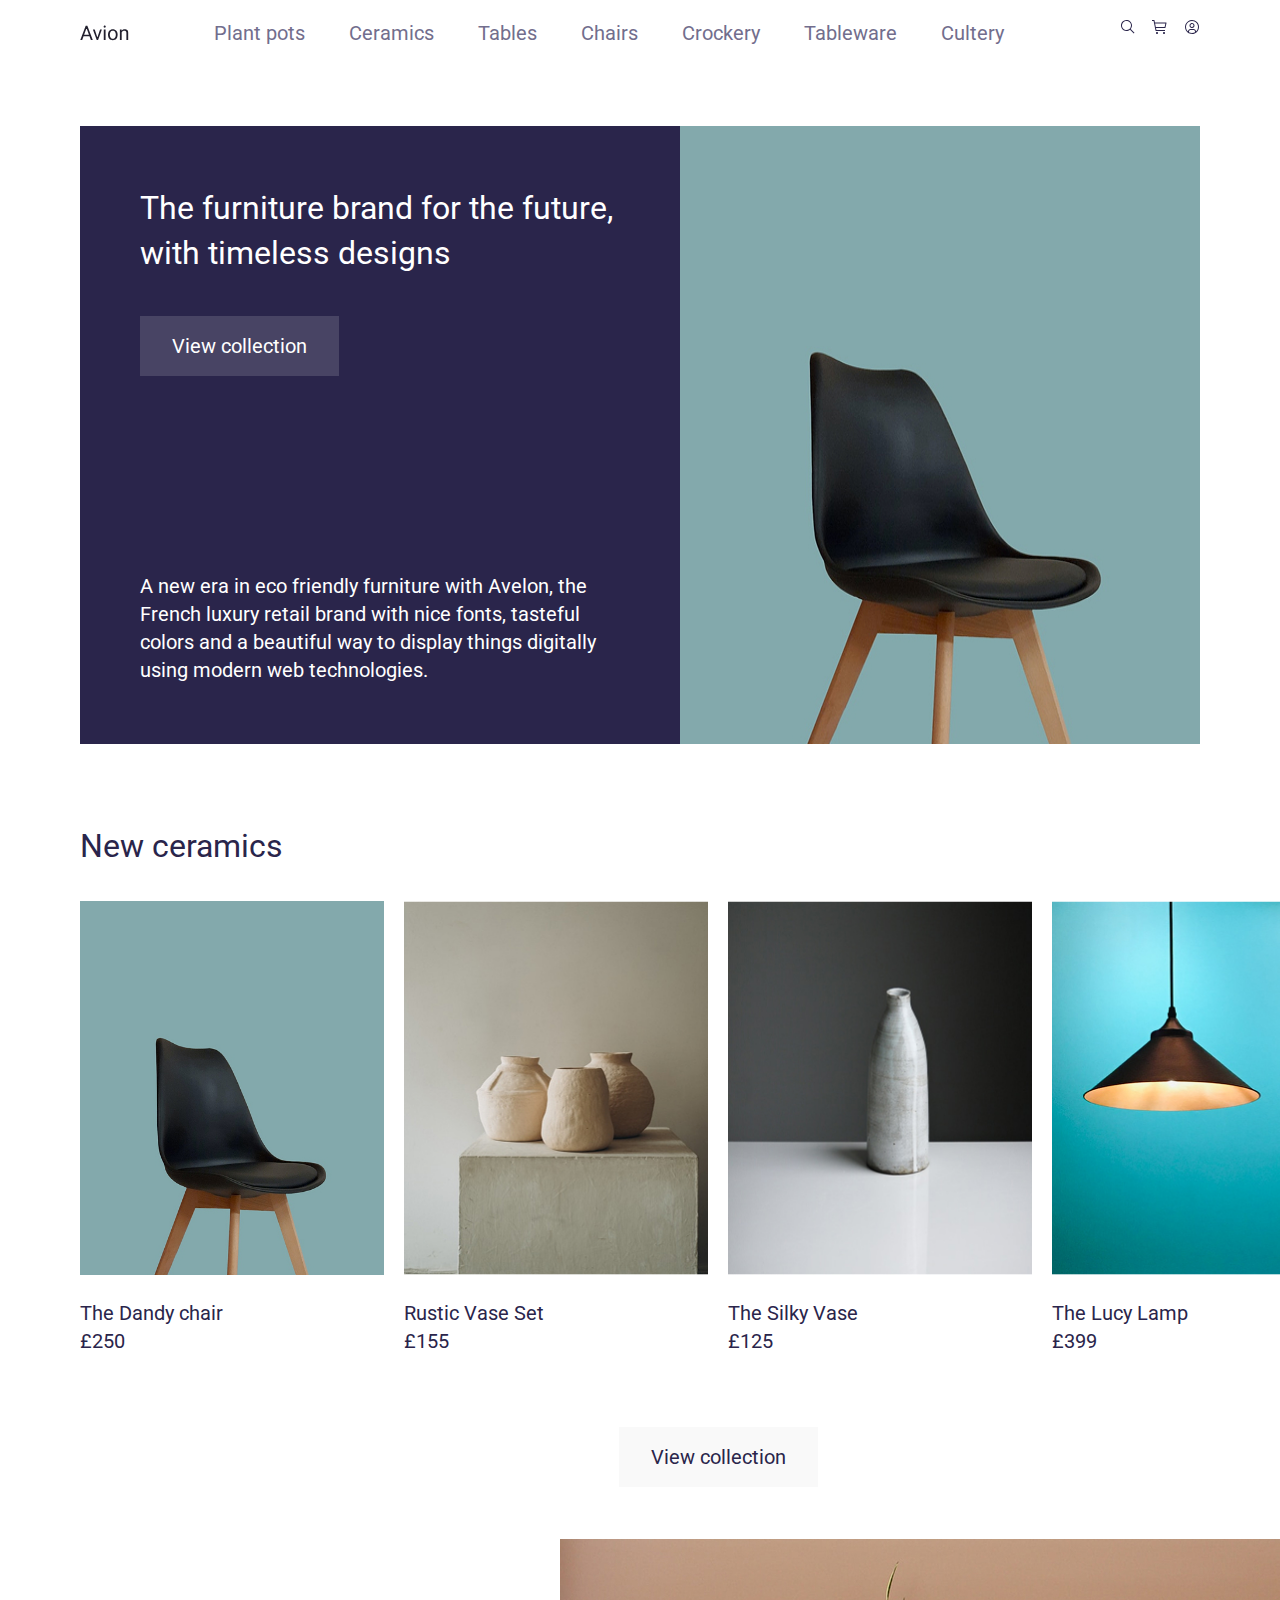
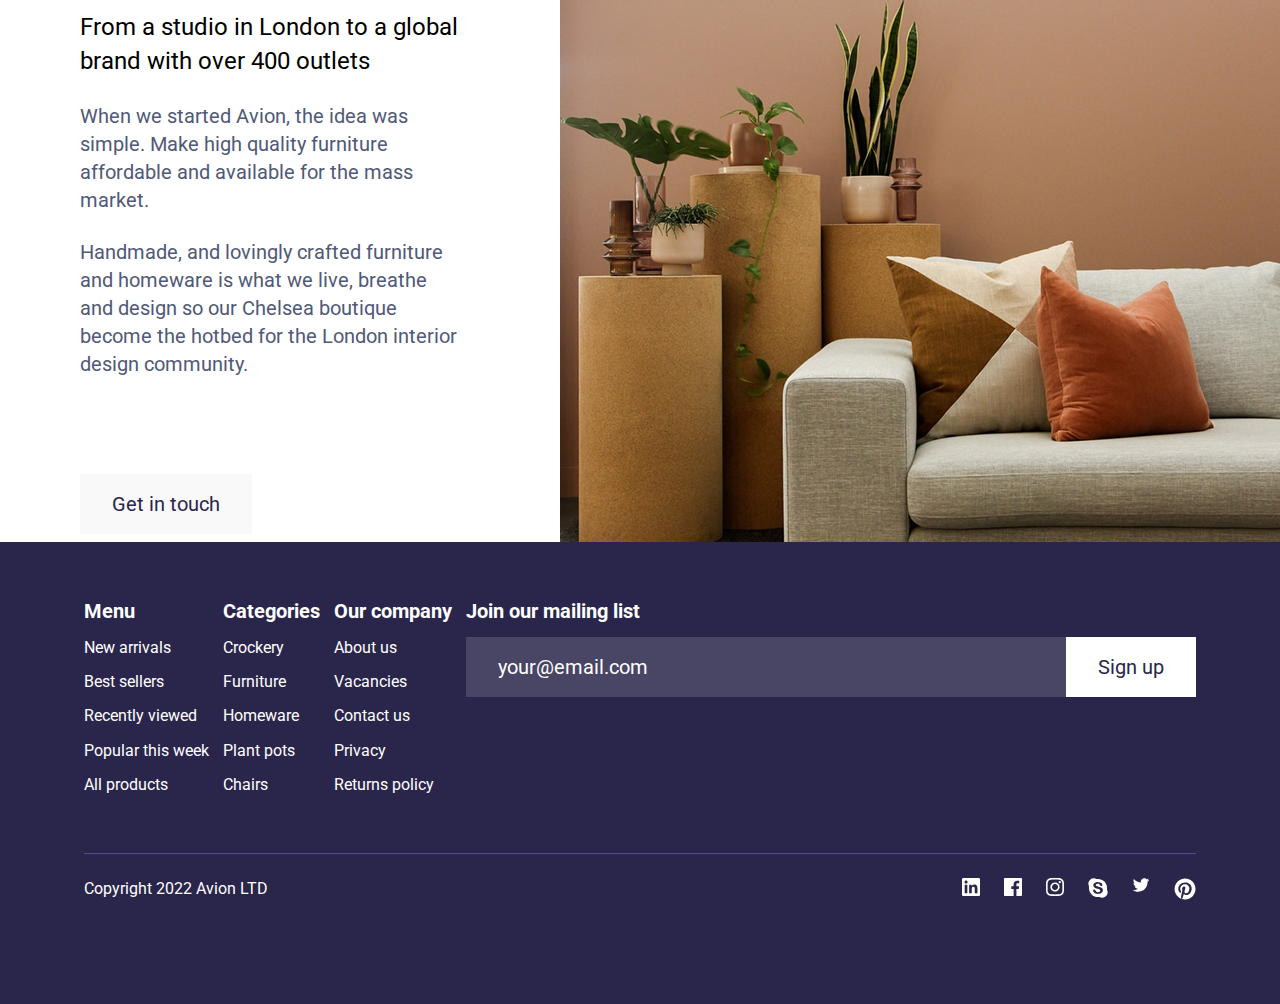
<file: index.html>
<!DOCTYPE html>
<html lang="en">
<head>
    <meta charset="UTF-8">
    <meta name="viewport" content="width=device-width, initial-scale=1.0">
    <link href="styles/styles.css" rel="stylesheet" type="text/css" />
    <link href="styles/normalize.css" rel="stylesheet" type="text/css"/>
    <link href="styles/media.css" rel="stylesheet" type="text/css">
    <title>Avion</title>
</head>
<body>
    <header>
        <img src="images/avion.svg" alt="Avion">
        <nav>
            <ul>
                <li><a href="index.html" class="nav-link">Plant pots</a></li>
                <li><a href="index.html" class="nav-link">Ceramics</a></li>
                <li><a href="index.html" class="nav-link">Tables</a></li>
                <li><a href="index.html" class="nav-link">Chairs</a></li>
                <li><a href="index.html" class="nav-link">Crockery</a></li>
                <li><a href="index.html" class="nav-link">Tableware</a></li>
                <li><a href="index.html" class="nav-link">Cultery</a></li>
            </ul>
        </nav>
        <div class="menu-icons">
            <a href="index.html"><img src="images/icons/search.svg" alt="search"></a>
            <a href="index.html"><img src="images/icons/shopping.svg" alt="shopping"></a>
            <a href="index.html"><img src="images/icons/avatar.svg" alt="avatar"></a>
            <div class="menu">
                <a href="index.html">
                    <img src="images/icons/menu-mobile.svg" alt="menu-mobile">
                </a>
                    <ul class="dropdown-menu">
                        <li><a href="index.html" class="nav-link">Plant pots</a></li>
                        <li><a href="index.html" class="nav-link">Ceramics</a></li>
                        <li><a href="index.html" class="nav-link">Tables</a></li>
                        <li><a href="index.html" class="nav-link">Chairs</a></li>
                        <li><a href="index.html" class="nav-link">Crockery</a></li>
                        <li><a href="index.html" class="nav-link">Tableware</a></li>
                        <li><a href="index.html" class="nav-link">Cultery</a></li>
                    </ul>
            </div>
        </div>
    </header>

    <main>
        <div class="about-brand wrap">
            <div class="about-brand-information">
                <h4 class="main-text-about-brand">The furniture brand for the future, with timeless designs</h4>
                <button class="button-viewcollection">View collection</button>
                <p class="text-about-brand">A new era in eco friendly furniture with Avelon, the French luxury retail brand with nice fonts, tasteful colors and a beautiful way to display things digitally using modern web technologies.</p>
            </div>
            <img src="images/chair.jpg" alt="chair" class="chair-background">
        </div>
    
        <section class="ceramics wrap">
            <h3 class="title-ceramics">New ceramics</h3>
            <div class="list-of-items">
                <article class="item" id="chair">
                    <img src="images/chair.jpg" alt="chair">
                    <div>
                        <a class="about-product" href="#">The Dandy chair</a>
                        <p>£250</p>
                    </div>
                </article>
                <article class="item" id="vaseset">
                    <img src="images/vaseset.jpg" alt="vase set">
                    <div>
                        <a class="about-product" href="#">Rustic Vase Set</a>
                        <p>£155</p>
                    </div>
                </article>
                <article class="item" id="vase">
                    <img src="images/vase.jpg" alt="vase">
                    <div>
                        <a class="about-product" href="#">The Silky Vase</a>
                        <p>£125</p>
                    </div>
                </article>
                <article class="item" id="lamp">
                    <img src="images/lamp.jpg" alt="lamp">
                    <div>
                        <a class="about-product" href="#">The Lucy Lamp</a>
                        <p>£399</p>
                    </div>
                </article>
            </div>
            <button class="button-viewcollection">View collection</button>
        </section>

        <div class="get-in-touch wrap">
            <div>
                <div class="get-in-touch-text">
                    <h5>From a studio in London to a global brand with over 400 outlets</h5>
                    <p>When we started Avion, the idea was simple. Make high quality furniture affordable and available for the mass market.</p>
                    <p>Handmade, and lovingly crafted furniture and homeware is what we live, breathe and design so our Chelsea boutique become the hotbed for the London interior design community.</p>
                </div>
                <button class="button-get-in-touch">Get in touch</button>
            </div>
            <img src="images/interior.jpg" alt="interior">
        </div>
    </main>

    <footer>
        <div class="footer-upper-block">
            <div id="menu">
                <h5 class="footer-title">Menu</h5>
                <ul>
                    <li><a href="#">New arrivals</a></li>
                    <li><a href="#">Best sellers</a></li>
                    <li><a href="#">Recently viewed</a></li>
                    <li><a href="#">Popular this week</a></li>
                    <li><a href="#">All products</a></li>
                </ul>
            </div>

            <div id="categories">
                <h5 class="footer-title">Categories</h5>
                <ul>
                    <li><a href="#">Crockery</a></li>
                    <li><a href="#">Furniture</a></li>
                    <li><a href="#">Homeware</a></li>
                    <li><a href="#">Plant pots</a></li>
                    <li><a href="#">Chairs</a></li>
                </ul>
            </div>

            <div id="our-company">
                <h5 class="footer-title">Our company</h5>
                <ul>
                    <li><a href="#">About us</a></li>
                    <li><a href="#">Vacancies</a></li>
                    <li><a href="#">Contact us</a></li>
                    <li><a href="#">Privacy</a></li>
                    <li><a href="#">Returns policy</a></li>
                </ul>
            </div>

        <form id="form-sign-up">
            <h5 class="footer-title">Join our mailing list</h5>
            <div class="signup-block">
                <input type="email" placeholder="your@email.com">
                <button type="button" class="button-signup">Sign up</button>
            </div>
        </form>
    </div>
        <div class="copyright-and-icons">
            <h6>Copyright 2022 Avion LTD</h6>
            <div class="icons">
                <a href="http://linkedin.com"><img src="images/icons/linkedin.svg" alt="linkedin"></a>
                <a href="http://facebook.com.vn/"><img src="images/icons/facebook.svg" alt="facebook"></a>
                <a href="http://instagram.com"><img src="images/icons/instagram.svg" alt="instagram"></a>
                <a href="https://www.skype.com/"><img src="images/icons/skype.svg" alt="skype"></a>
                <a href="http://twitter.com"><img src="images/icons/twitter.svg" alt="twitter"></a>
                <a href="https://ru.pinterest.com/"><img src="images/icons/pinterest.svg" alt="pinterest"></a>
            </div>
        </div>
    </footer>
</body>
</html>
</file>
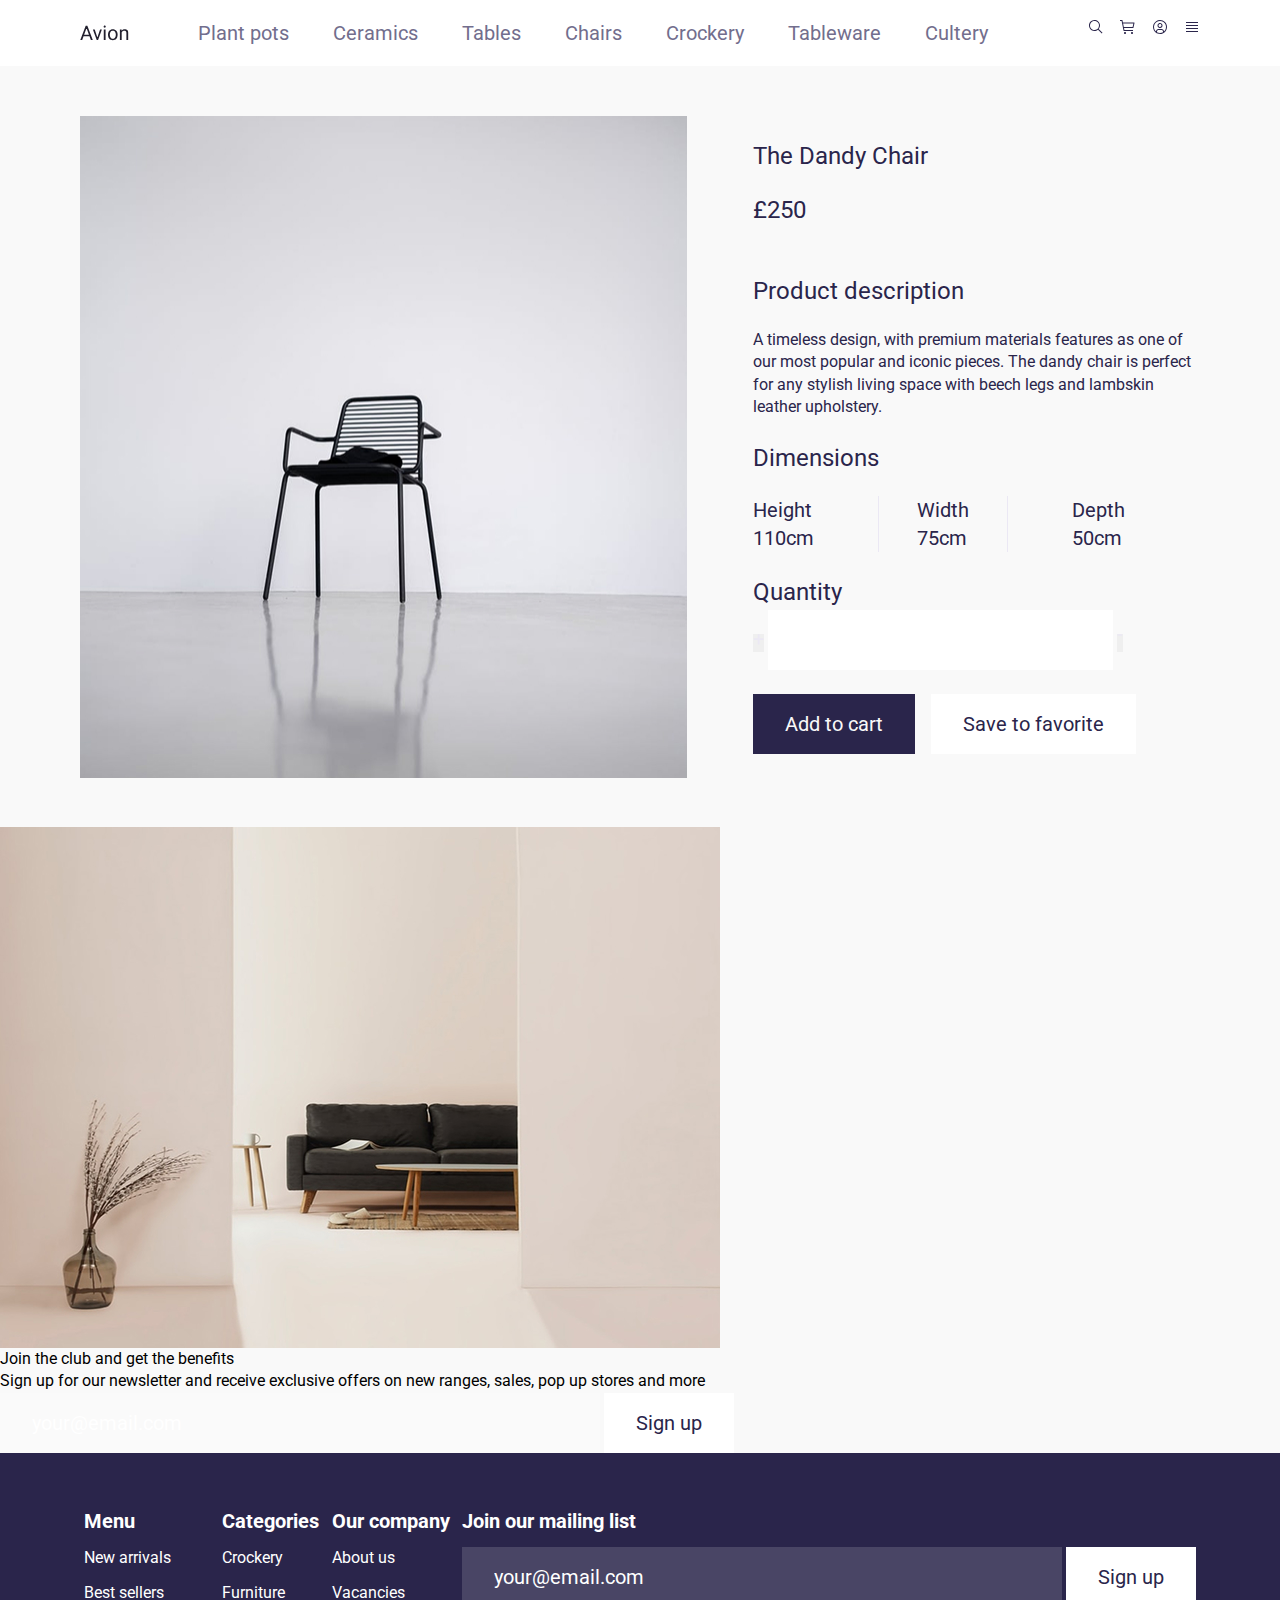
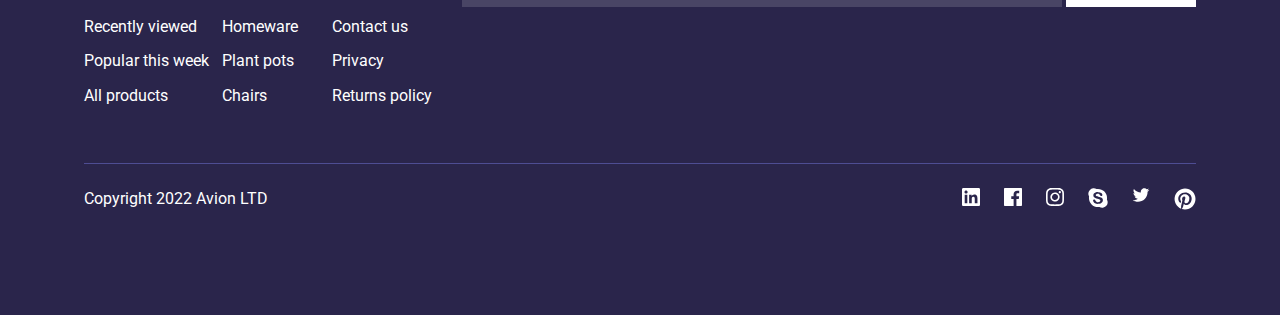
<file: index2.html>
<!DOCTYPE html>
<html lang="en">
<head>
    <meta charset="UTF-8">
    <meta name="viewport" content="width=device-width, initial-scale=1.0">
    <link href="styles/styles.css" rel="stylesheet" type="text/css" />
    <link href="styles/normalize.css" rel="stylesheet" type="text/css"/>
    <link href="styles/media.css" rel="stylesheet" type="text/css">
    <title>Avion Chair</title>
</head>
<body>
    <header>
        <img src="images/avion.svg" alt="Avion">
        <nav>
            <ul>
                <li><a href="index.html" class="nav-link">Plant pots</a></li>
                <li><a href="index.html" class="nav-link">Ceramics</a></li>
                <li><a href="index.html" class="nav-link">Tables</a></li>
                <li><a href="index.html" class="nav-link">Chairs</a></li>
                <li><a href="index.html" class="nav-link">Crockery</a></li>
                <li><a href="index.html" class="nav-link">Tableware</a></li>
                <li><a href="index.html" class="nav-link">Cultery</a></li>
            </ul>
        </nav>
        <div class="menu-icons">
            <a href="index.html"><img src="images/icons/search.svg" alt="search"></a>
            <a href="index.html"><img src="images/icons/shopping.svg" alt="shopping"></a>
            <a href="index.html"><img src="images/icons/avatar.svg" alt="avatar"></a>
            <button id="button-menu-mobile"><img src="images/icons/menu-mobile.svg" alt="menu-mobile"></button>
            <div class="menu">
                    <ul class="dropdown-menu">
                        <li><a href="index.html" class="nav-link">Plant pots</a></li>
                        <li><a href="index.html" class="nav-link">Ceramics</a></li>
                        <li><a href="index.html" class="nav-link">Tables</a></li>
                        <li><a href="index.html" class="nav-link">Chairs</a></li>
                        <li><a href="index.html" class="nav-link">Crockery</a></li>
                        <li><a href="index.html" class="nav-link">Tableware</a></li>
                        <li><a href="index.html" class="nav-link">Cultery</a></li>
                    </ul>
            </div>
        </div>
    </header>

    <main class="main-page-item wrap">
        <div class="main-item">
            <img src="images/another-chair.jpg" alt="chair">
            <div class="text-about-item">
                <div class="name-of-item">
                    <h1>The Dandy Chair</h1>
                    <h2>£250</h2>
                </div>
                <hr>

                <div class="description-of-product">
                    <h2>Product description</h2>
                    <p class="text-description">A timeless design, with premium materials features as one of our most popular and iconic pieces. The dandy chair is perfect for any stylish living space with beech legs and lambskin leather upholstery.</p>
                </div>

                <div class="dimensions">
                    <h2>Dimensions</h2>
                    <div class="dimensions-parametrs">
                        <div class="parametr">
                            <h3>Height</h3>
                            <h4>110cm</h4>
                        </div>
                        <hr>
                        <div class="parametr parametr-width">
                            <h3>Width</h3>
                            <h4>75cm</h4>
                        </div>
                        <hr>
                        <div class="parametr">
                            <h3>Depth</h3>
                            <h4>50cm</h4>
                        </div>
                    </div>
                </div>

                <div class="quantity">
                    <h2>Quantity</h2>
                    <div class="quantity-buttons-and-value">
                        <button type="submit" id="plus"><img src="images/icons/plus.svg" alt="+"></button>
                        <input class="quantity-value" type="text" id="quantity" placeholder="1">
                        <button type="button" id="minus"><img src="images/icons/minus.svg" alt="-"></button>
                    </div>
                </div>

                <div class="item-buttons">
                    <button class="add-to-cart-button">Add to cart</button>
                    <button class="favorite-button">Save to favorite</button>
                </div>
            </div>
        </div>

        <div class="club-page-item wrap">
            <img src="images/couchbg.jpg" alt="couch" class="couch-bg">
            <div class="club-page-item-content">
                <div class="club-text">
                    <h3 class="club-main-text">Join the club and get the benefits</h3>
                    <p class="club-text-information">Sign up for our newsletter and receive exclusive offers on new ranges, sales, pop up stores and more</p>
                </div>
                <div class="signup-block">
                    <div class="signup">
                        <input class="signup-input" type="email" placeholder="your@email.com">
                        <button type="submit" class="button-signup">Sign up</button>
                    </div>
                    <p class="text-input"></p>
                </div>
            </div>
        </div>
    </main>

    <footer>
        <div class="footer-upper-block">
            <div id="menu">
                <h5 class="footer-title">Menu</h5>
                <ul>
                    <li><a href="index.html">New arrivals</a></li>
                    <li><a href="index.html">Best sellers</a></li>
                    <li><a href="index.html">Recently viewed</a></li>
                    <li><a href="index.html">Popular this week</a></li>
                    <li><a href="index.html">All products</a></li>
                </ul>
            </div>

            <div id="categories">
                <h5 class="footer-title">Categories</h5>
                <ul>
                    <li><a href="index.html">Crockery</a></li>
                    <li><a href="index.html">Furniture</a></li>
                    <li><a href="index.html">Homeware</a></li>
                    <li><a href="index.html">Plant pots</a></li>
                    <li><a href="index.html">Chairs</a></li>
                </ul>
            </div>

            <div id="our-company">
                <h5 class="footer-title">Our company</h5>
                <ul>
                    <li><a href="index.html">About us</a></li>
                    <li><a href="index.html">Vacancies</a></li>
                    <li><a href="index.html">Contact us</a></li>
                    <li><a href="index.html">Privacy</a></li>
                    <li><a href="index.html">Returns policy</a></li>
                </ul>
            </div>

        <form id="form-sign-up">
            <h5 class="footer-title">Join our mailing list</h5>
            <div class="signup-block">
                <div class="signup">
                    <input class="signup-input" type="email" placeholder="your@email.com">
                    <button type="submit" class="button-signup">Sign up</button>
                </div>
                <p class="text-input"></p>
            </div>
        </form>
    </div>
        <div class="copyright-and-icons">
            <h6>Copyright 2022 Avion LTD</h6>
            <div class="icons">
                <a href="http://linkedin.com"><img src="images/icons/linkedin.svg" alt="linkedin"></a>
                <a href="http://facebook.com.vn/"><img src="images/icons/facebook.svg" alt="facebook"></a>
                <a href="http://instagram.com"><img src="images/icons/instagram.svg" alt="instagram"></a>
                <a href="https://www.skype.com/"><img src="images/icons/skype.svg" alt="skype"></a>
                <a href="http://twitter.com"><img src="images/icons/twitter.svg" alt="twitter"></a>
                <a href="https://ru.pinterest.com/"><img src="images/icons/pinterest.svg" alt="pinterest"></a>
            </div>
        </div>
    </footer>
</body>
</html>
</file>
<file: styles/styles.css>
main{
    font-weight: 400;
}

.wrap{
    padding-right: calc(50% - 720px);
    padding-left: calc(50% - 720px);
}

header{
    margin-inline: 5rem;
    display: flex;
    justify-content: space-between;
    padding-block: 1.2rem;
}

nav ul{
    color: #726E8D;
    display: flex;
    gap: 2.75rem
}

.nav-link{
    color: #726E8D;
    font-size: 1.25rem;
}

.menu{
    display: none;
}
.about-brand{
    display: flex;
    margin-block: 3.75rem;
    margin-inline: 5rem;
}

.about-brand-information{
    background-color: #2A254B;
    padding: 3.75rem;
    color: white;
}

.button-viewcollection{
    background-color: #F9F9F926;
    margin-top: 2.5rem;
    color: white;
    padding-inline: 2rem;
    padding-block: 1rem;
    font-size: 1.25rem;
    transition: all ease .3s;
}

.button-viewcollection:hover{
    background-color: #F9F9F94D;
}

.main-text-about-brand{
    font-size: 2rem;
    max-width: 32rem;
}

.text-about-brand{
    font-size: 1.25rem;
    margin-top: 12.25rem;
    line-height: 1.4;
}

.menu-icons{
    display: flex;
    gap: 1rem;
    height: 1rem;
    margin-left: 2rem
}

.ceramics{
    margin-block: 5rem 3.25rem;
    color: #2A254B;
    display: grid;
    margin-inline: 5rem;
}

.ceramics .button-viewcollection{
    color:#2A254B;
    background-color: #F9F9F9;
    width: fit-content;
    justify-self: center;
    transition: .3s;
}
.ceramics .button-viewcollection:hover{
    background-color: #EBE8F4;
}
.title-ceramics{
    font-size: 2rem;  
}

.list-of-items{
    display: grid;
    grid-template-columns: repeat(4, 1fr);
    gap: 1.25rem;
    padding-block: 2rem;
}

.item{
    display: grid;
    gap: 1.5rem;
    font-size: 1.25rem;
    transition: .3s;
    cursor: pointer;
}

.item:hover{
    transform: scale(1.05);
}

.list-of-items img{
    height: 23.4rem;
    width: 19rem
}

.about-product{
    color:#2A254B
}

.button-get-in-touch{
    color: #2A254B;
    background-color:#F9F9F9;
    padding-inline: 2rem;
    padding-block: 1rem;
    font-size: 1.25rem;
    transition: .3s;
}
.button-get-in-touch:hover{
    background-color: #EBE8F4;
}
.get-in-touch{
    display: flex;
}

.get-in-touch h5{
    font-size: 1.5rem;
}

.get-in-touch p{
    font-size: 1.25rem;
    color:#505977;
}

.get-in-touch-text{
    display: grid;
    gap: 1.5rem;
    padding: 4.5rem 6.25rem 0rem 0rem;
    margin-left: 5rem;
}

.button-get-in-touch {
    margin: 6rem 6rem 0rem 5rem;
}

footer{
    background-color: #2A254B;
    color: white;
    padding: 3.4rem 5.25rem;
    font-size: 1rem;
}

footer a{
    color: white;
    font-size: 1rem;
}

.footer-title{
    font-size: 1.25rem;
    font-weight: 700;
    margin-bottom: 0.75rem;
}

footer ul{
    display: flex;
    flex-direction: column;
    gap: 0.75rem;
    margin-bottom: 3.5rem;
}

input{
    background-color: #FFFFFF26;
    padding: 1rem 19.6rem 1rem 2rem;
    font-size: 1.25rem;
    color: white
}

input::placeholder{
    color: white
}

.footer-upper-block{
    border-bottom: 1px solid #4E4D93;
    display: flex;

    justify-content: space-between;
}

.copyright-and-icons{
    padding-block: 1.5rem 3.1rem;
    display: flex;
    justify-content: space-between;
}

.icons{
    display: flex;
    gap: 1.5rem;
}

.button-signup{
    padding: 1rem 2rem;
    background-color: white;
    color:#2A254B;
    font-size: 1.25rem;
    transition: .3s;
}
.button-signup:hover{
    background-color: #EBE8F4;
}

.signup-block{
    display: flex;
}




/*PAGE 2*/


.main-page-item{
    background-color: #F9F9F9;
}

.main-item{
    display: flex;
    gap: 4.1rem;
    padding: 3.1rem 5rem
}

.main-item h1, .main-item h2{
    font-size: 1.5rem;
    color:#2A254B;
}

.text-about-item{
    display: flex;
    flex-direction: column;
    gap: 1.5rem;
    padding-block: 1.5rem;
    max-width: 31rem;
}

.text-description{
    font-size: 1rem;
    color:#2A254B;
}

.name-of-item, .description-of-product, .dimensions{
    display: flex;
    flex-direction: column;
    gap: 1.25rem
}
.dimensions-parametrs{
    display: flex;
    gap: 2rem;
    font-size: 1.25rem;
    color:#2A254B
}

.parametr-width{
    border-right: 1px solid #EBE8F4;
    border-left: 1px solid #EBE8F4;
    padding-inline: 2.4rem
}

.add-to-cart-button{
    background-color:#2A254B;
    color: #F9F9F9;
    padding-inline: 2rem;
    padding-block: 1rem;
    font-size: 1.25rem;
    transition: .3s;
    width: fit-content;
    justify-self: center;
    transition: .3s;
}
.item-buttons{
    display: flex;
    gap: 1rem
}
.favorite-button{
    color: #2A254B;
    background-color:white;
    padding-inline: 2rem;
    padding-block: 1rem;
    font-size: 1.25rem;
    transition: .3s;
}

.quantity-value{
    background-color: white;
    color:#2A254B;
    width: 7.6rem
}

.quantity-value::placeholder{
    color: #2A254B
}
</file>
<file: styles/media.css>
@media (min-width: 300px) and (max-width: 768px){
    header{
        margin-inline: 1.5rem;
    }
    
    nav{
        display: none;
    }

    .menu{
        z-index: 0;
        background-color: white;
        position: absolute;
        top: 2.5rem;
        right: 0rem
    }

    .menu-icons #button-menu-mobile{
        display: block;
    }
    
    .dropdown-menu{
        position:absolute;
        right: 1.5rem;
        background-color: white;
        text-align: center;
    }

    .dropdown-menu a{
        font-size: 1.75rem;
        color:#2A254B;
        padding: 2rem 2rem;
    }

    .dropdown-menu li{
        border: #494565 3px solid
    }

    .chair-background{
        display: none;
    }

    .list-of-items{
        display: flex;
        flex-wrap: wrap;
        gap: 1rem; 
    }

    .about-brand{
        width: fit-content;
        font-size: 1.25rem;
        margin: 0;
    }
    
    .about-brand-information{
        padding: 2.8rem 1.5rem;
        display: flex;
        flex-direction: column;
    }
    
    .button-viewcollection{
        margin-top: 2rem;
        order: 3;
    }
    
    .main-text-about-brand{
        font-size: 1.25rem;
        order: 1
    }
    
    .text-about-brand{
        font-size: 1rem;
        order: 2;
        margin-top: 10rem;
    }

    .different-about-brand .title-of-block{
        font-size: 1.25rem;
    }
    
    .title-block-dab{
        font-weight: 400;
    }
    .dab-text{
        font-size: 1rem;
    }

    .ceramics{
        margin-block: 3rem 5.1rem;
        margin-inline: 1.5rem;
    }

    #chair{
        order:4
    }
    #lamp{
        order:2
    }
    #vaseset{
        order:1
    }
    #vase{
        order:3
    }

    .ceramics .button-viewcollection{
        width: auto;
        justify-self: normal;
        margin-top: 0.7rem;
    }

    .list-of-items{
        padding-block: 1rem;
    }

    .title-ceramics{
        font-size: 1.25rem;  
    }
    
    .item{
        font-size: 1rem;
    }

    .list-of-items img{
        height: 13.25rem ;
        width: 10.1rem
    }
    
    .button-get-in-touch{
        font-size: 1.25rem;
        margin: 0;
        width: auto;
        margin-inline: 1.5rem;
        margin-bottom: 2rem
    }

    .get-in-touch{
        flex-direction: column;
        margin-inline: 0rem;
    }

    .get-in-touch img{
        position: relative;
    }

    .get-in-touch-text{
        padding: 0rem;
        max-width: fit-content;
        margin-inline: 1.5rem;
    }

    .get-in-touch-text-and-button{
        gap: 3.5rem
    }

    .club{
        margin-block: 2rem;
        margin-inline: 1.5rem;
        text-align: left;
        background-color: #FFFFFF;
    }

    .club-content{
    padding: 0rem;
    }
    .club h3{
        font-size: 1.25rem;
    }
    .club p{
    font-size: 1rem;
    }
    .club .signup-input{
        width: 13.1rem;
    }
    .add-to-cart-button, .favorite-button{
        margin: auto;
    }
    .club-text{
        max-width: 21rem;
    }


    footer{
        padding: 2.5rem 1.5rem;
    }

    .signup-input{
        padding: 1rem 1.5rem;
        width: 13.1rem;
        margin-bottom: 1rem;
    }

    .button-signup{
        height:max-content
    }

    .footer-upper-block{
        flex-wrap: wrap;
        margin-inline: 0rem;
        gap: 1rem;
        justify-content: space-between;
    }

    footer ul{
        margin-bottom: 1.5rem
    }

    .copyright-and-icons{
        align-self: end;
    }

    .icons{
        display: none;
    }
    
    
    /*PAGE 2*/

    .main-item{
        flex-direction: column;
        padding: 0
    }
    
    .text-about-item{
        padding: 1.25rem;
    }
    
    .item-buttons{
        flex-wrap: wrap;
    }

    .dimensions-parametrs{
        font-size: 1rem;
        gap: 1rem
    }

    .couch-bg{
        width: 24.3rem;
        height: auto
    }

    .club-page-item-content{
        padding: 1.5rem;
        gap: 2rem
    }
    .club-main-text{
        font-size: 1.25rem;
    }
    .club-text-information{
        font-size: 1rem;
    }
    .club-page-item .signup-input{
        width: 13.1rem;
    }
    

}
</file>
